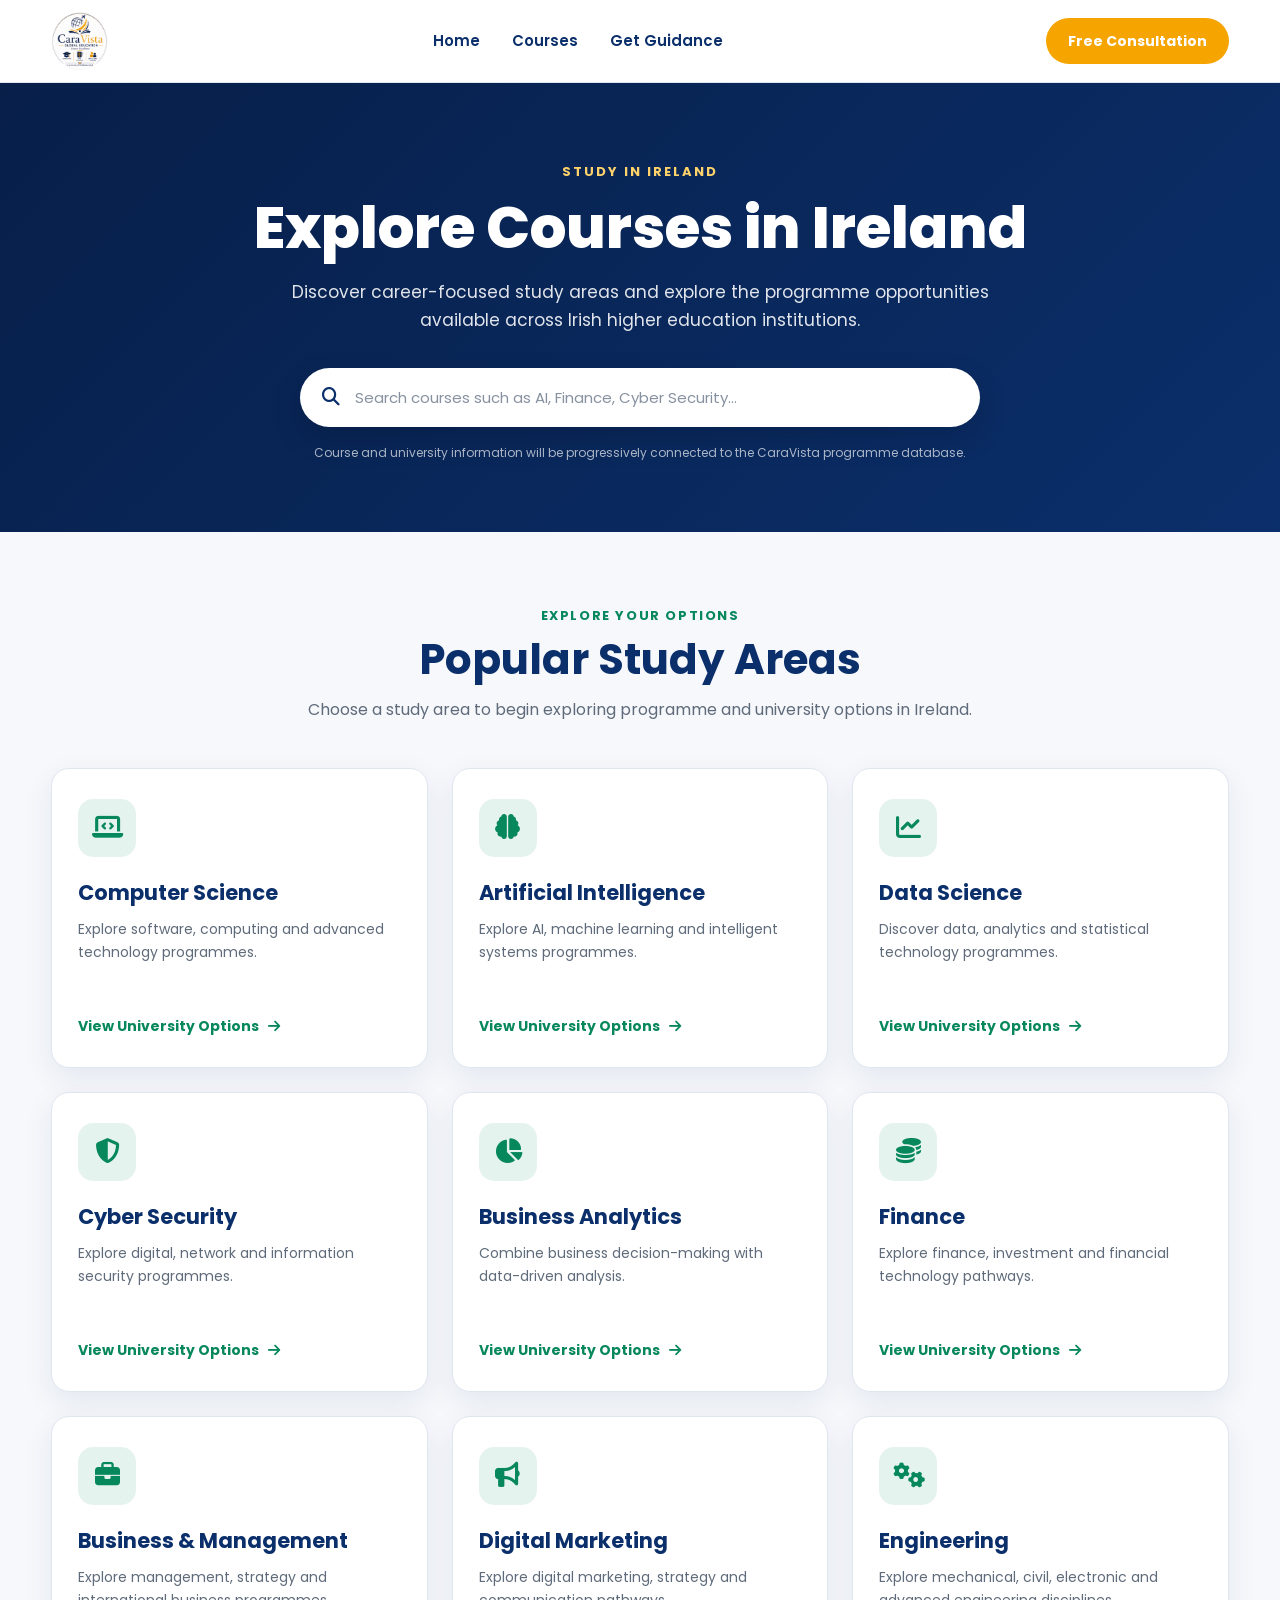
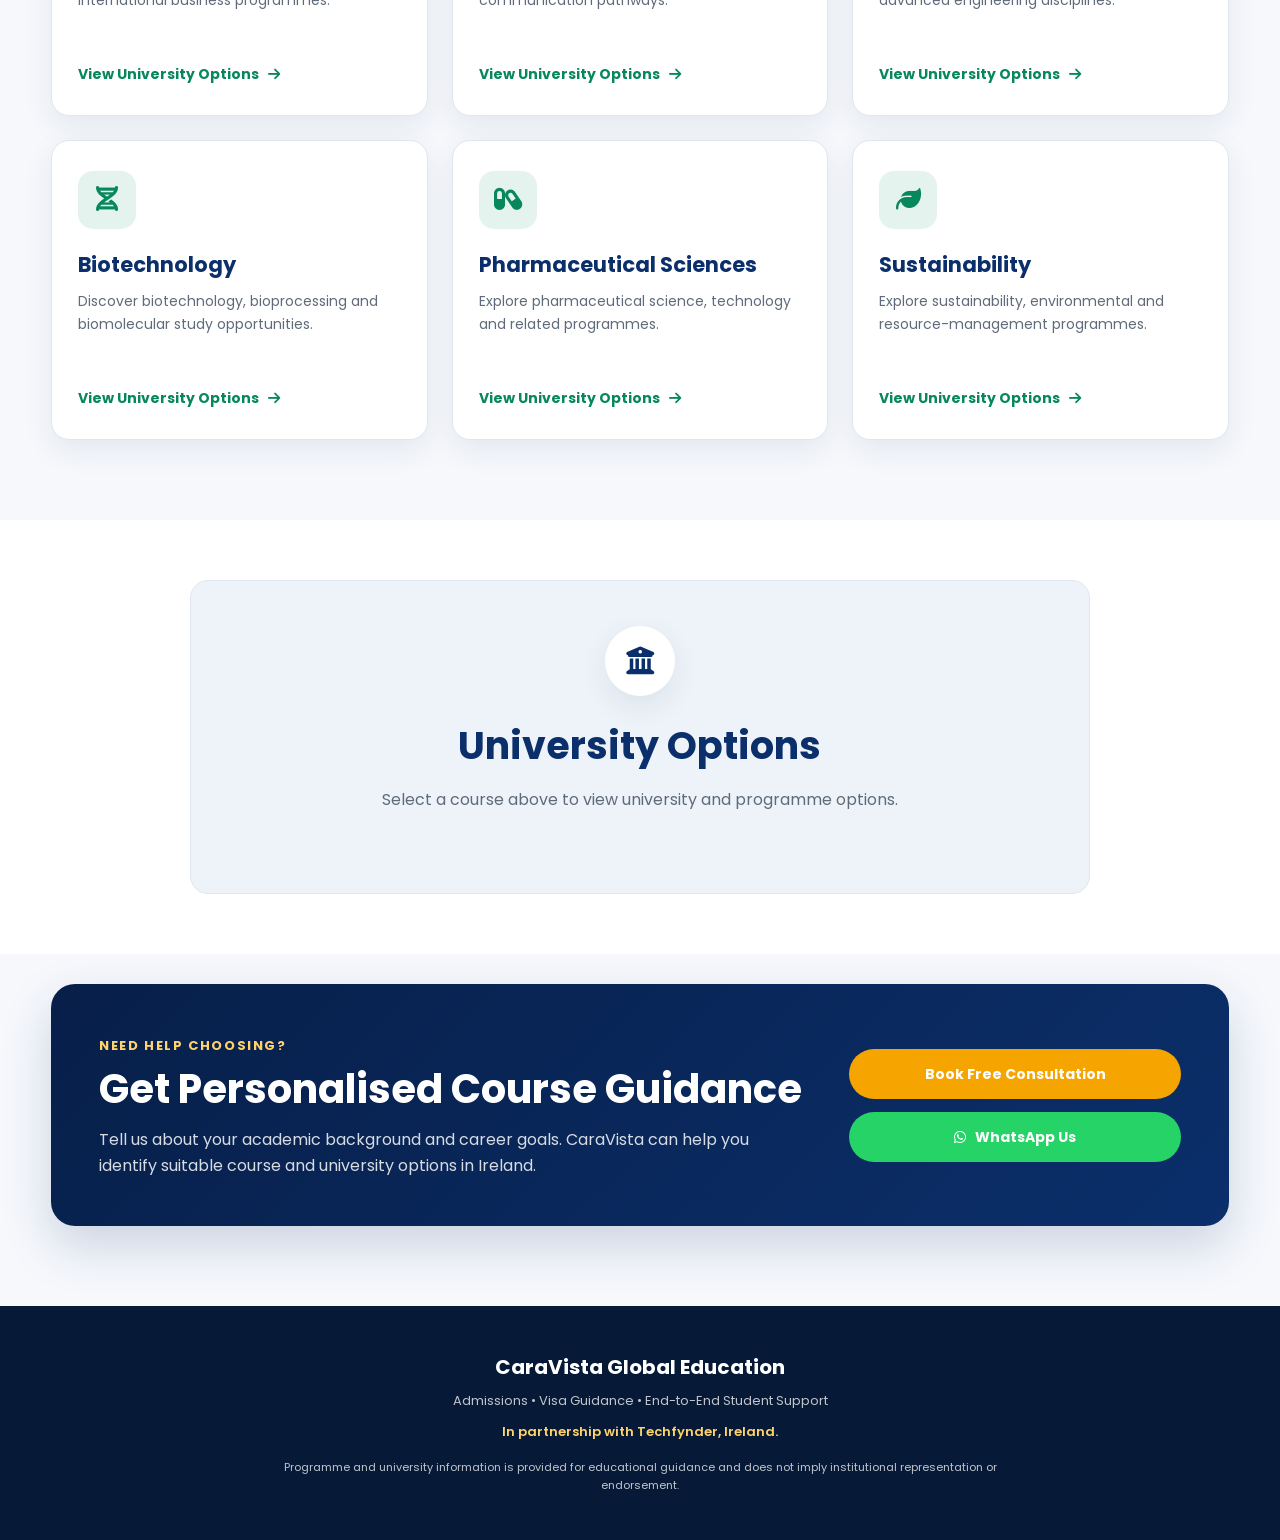
<file: courses/index.html>
<!DOCTYPE html>
<html lang="en">

<head>
    <meta charset="UTF-8">

    <meta name="viewport"
          content="width=device-width, initial-scale=1.0">

    <title>
        Explore Courses in Ireland | CaraVista Global Education
    </title>

    <meta name="description"
          content="Explore popular study areas in Ireland with CaraVista Global Education. Discover courses in technology, business, engineering, life sciences and more.">

    <link rel="icon"
          href="../images/favicon.ico">

    <link rel="stylesheet"
          href="course.css">

    <link rel="preconnect"
          href="https://fonts.googleapis.com">

    <link rel="preconnect"
          href="https://fonts.gstatic.com"
          crossorigin>

    <link href="https://fonts.googleapis.com/css2?family=Poppins:wght@300;400;500;600;700;800&display=swap"
          rel="stylesheet">

    <link rel="stylesheet"
          href="https://cdnjs.cloudflare.com/ajax/libs/font-awesome/6.7.2/css/all.min.css">
</head>

<body>

<header class="course-header">

    <div class="container header-inner">

        <a href="../"
           class="brand"
           aria-label="CaraVista Global Education">

            <img src="../images/logo.png"
                 alt="CaraVista Global Education">

        </a>

        <nav class="course-nav">

            <a href="../">
                Home
            </a>

            <a href="#course-grid">
                Courses
            </a>

            <a href="#guidance">
                Get Guidance
            </a>

        </nav>
<button
    type="button"
    class="mobile-menu-toggle"
    id="mobileMenuToggle"
    aria-label="Open navigation menu"
    aria-expanded="false"
>
    <i class="fa-solid fa-bars"></i>
</button>
        <a href="../#contact"
           class="header-cta">

            Free Consultation

        </a>

    </div>

</header>
<div class="mobile-menu"
     id="mobileMenu">

    <a href="../">
        <i class="fa-solid fa-house"></i>
        Home
    </a>

    <a href="#course-grid">
        <i class="fa-solid fa-book-open"></i>
        Courses
    </a>

    <a href="#guidance">
        <i class="fa-solid fa-comments"></i>
        Get Guidance
    </a>

</div>

<main>

    <section class="course-hero">

        <div class="container course-hero-content">

            <span class="eyebrow">
                STUDY IN IRELAND
            </span>

            <h1>
                Explore Courses in Ireland
            </h1>

            <p>
                Discover career-focused study areas and explore the
                programme opportunities available across Irish higher
                education institutions.
            </p>

            <div class="search-wrapper">

                <i class="fa-solid fa-magnifying-glass"></i>

                <input
                    type="search"
                    id="courseSearch"
                    placeholder="Search courses such as AI, Finance, Cyber Security..."
                    autocomplete="off"
                    aria-label="Search course categories"
                >

            </div>

            <p class="development-note">
                Course and university information will be progressively
                connected to the CaraVista programme database.
            </p>

        </div>

    </section>


    <section class="courses-section">

        <div class="container">

            <div class="section-heading">

                <span class="section-label">
                    EXPLORE YOUR OPTIONS
                </span>

                <h2>
                    Popular Study Areas
                </h2>

                <p>
                    Choose a study area to begin exploring programme and
                    university options in Ireland.
                </p>

            </div>


            <div class="course-grid"
                 id="course-grid">


                <article class="course-card"
                         data-course="computer science software computing technology">

                    <div class="course-icon">
                        <i class="fa-solid fa-laptop-code"></i>
                    </div>

                    <h3>
                        Computer Science
                    </h3>

                    <p>
                        Explore software, computing and advanced
                        technology programmes.
                    </p>

                    <button type="button"
                            class="course-link"
                            data-category="Computer Science">

                        View University Options
                        <i class="fa-solid fa-arrow-right"></i>

                    </button>

                </article>


                <article class="course-card"
                         data-course="artificial intelligence ai machine learning">

                    <div class="course-icon">
                        <i class="fa-solid fa-brain"></i>
                    </div>

                    <h3>
                        Artificial Intelligence
                    </h3>

                    <p>
                        Explore AI, machine learning and intelligent
                        systems programmes.
                    </p>

                    <button type="button"
                            class="course-link"
                            data-category="Artificial Intelligence">

                        View University Options
                        <i class="fa-solid fa-arrow-right"></i>

                    </button>

                </article>


                <article class="course-card"
                         data-course="data science analytics statistics">

                    <div class="course-icon">
                        <i class="fa-solid fa-chart-line"></i>
                    </div>

                    <h3>
                        Data Science
                    </h3>

                    <p>
                        Discover data, analytics and statistical
                        technology programmes.
                    </p>

                    <button type="button"
                            class="course-link"
                            data-category="Data Science">

                        View University Options
                        <i class="fa-solid fa-arrow-right"></i>

                    </button>

                </article>


                <article class="course-card"
                         data-course="cyber security cybersecurity information security network">

                    <div class="course-icon">
                        <i class="fa-solid fa-shield-halved"></i>
                    </div>

                    <h3>
                        Cyber Security
                    </h3>

                    <p>
                        Explore digital, network and information
                        security programmes.
                    </p>

                    <button type="button"
                            class="course-link"
                            data-category="Cyber Security">

                        View University Options
                        <i class="fa-solid fa-arrow-right"></i>

                    </button>

                </article>


                <article class="course-card"
                         data-course="business analytics data business intelligence">

                    <div class="course-icon">
                        <i class="fa-solid fa-chart-pie"></i>
                    </div>

                    <h3>
                        Business Analytics
                    </h3>

                    <p>
                        Combine business decision-making with
                        data-driven analysis.
                    </p>

                    <button type="button"
                            class="course-link"
                            data-category="Business Analytics">

                        View University Options
                        <i class="fa-solid fa-arrow-right"></i>

                    </button>

                </article>


                <article class="course-card"
                         data-course="finance fintech investment banking financial">

                    <div class="course-icon">
                        <i class="fa-solid fa-coins"></i>
                    </div>

                    <h3>
                        Finance
                    </h3>

                    <p>
                        Explore finance, investment and financial
                        technology pathways.
                    </p>

                    <button type="button"
                            class="course-link"
                            data-category="Finance">

                        View University Options
                        <i class="fa-solid fa-arrow-right"></i>

                    </button>

                </article>


                <article class="course-card"
                         data-course="business management international business mba">

                    <div class="course-icon">
                        <i class="fa-solid fa-briefcase"></i>
                    </div>

                    <h3>
                        Business &amp; Management
                    </h3>

                    <p>
                        Explore management, strategy and international
                        business programmes.
                    </p>

                    <button type="button"
                            class="course-link"
                            data-category="Business & Management">

                        View University Options
                        <i class="fa-solid fa-arrow-right"></i>

                    </button>

                </article>


                <article class="course-card"
                         data-course="digital marketing marketing advertising media">

                    <div class="course-icon">
                        <i class="fa-solid fa-bullhorn"></i>
                    </div>

                    <h3>
                        Digital Marketing
                    </h3>

                    <p>
                        Explore digital marketing, strategy and
                        communication pathways.
                    </p>

                    <button type="button"
                            class="course-link"
                            data-category="Digital Marketing">

                        View University Options
                        <i class="fa-solid fa-arrow-right"></i>

                    </button>

                </article>


                <article class="course-card"
                         data-course="engineering mechanical civil electrical electronic">

                    <div class="course-icon">
                        <i class="fa-solid fa-gears"></i>
                    </div>

                    <h3>
                        Engineering
                    </h3>

                    <p>
                        Explore mechanical, civil, electronic and
                        advanced engineering disciplines.
                    </p>

                    <button type="button"
                            class="course-link"
                            data-category="Engineering">

                        View University Options
                        <i class="fa-solid fa-arrow-right"></i>

                    </button>

                </article>


                <article class="course-card"
                         data-course="biotechnology biotech bioprocessing biomolecular">

                    <div class="course-icon">
                        <i class="fa-solid fa-dna"></i>
                    </div>

                    <h3>
                        Biotechnology
                    </h3>

                    <p>
                        Discover biotechnology, bioprocessing and
                        biomolecular study opportunities.
                    </p>

                    <button type="button"
                            class="course-link"
                            data-category="Biotechnology">

                        View University Options
                        <i class="fa-solid fa-arrow-right"></i>

                    </button>

                </article>


                <article class="course-card"
                         data-course="pharmaceutical sciences pharma drug medicine">

                    <div class="course-icon">
                        <i class="fa-solid fa-capsules"></i>
                    </div>

                    <h3>
                        Pharmaceutical Sciences
                    </h3>

                    <p>
                        Explore pharmaceutical science, technology
                        and related programmes.
                    </p>

                    <button type="button"
                            class="course-link"
                            data-category="Pharmaceutical Sciences">

                        View University Options
                        <i class="fa-solid fa-arrow-right"></i>

                    </button>

                </article>


                <article class="course-card"
                         data-course="sustainability environmental sustainable resource climate">

                    <div class="course-icon">
                        <i class="fa-solid fa-leaf"></i>
                    </div>

                    <h3>
                        Sustainability
                    </h3>

                    <p>
                        Explore sustainability, environmental and
                        resource-management programmes.
                    </p>

                    <button type="button"
                            class="course-link"
                            data-category="Sustainability">

                        View University Options
                        <i class="fa-solid fa-arrow-right"></i>

                    </button>

                </article>

            </div>


            <p class="no-results"
               id="noResults">

                No matching course category found.

            </p>

        </div>

    </section>


    <section class="results-section"
             id="course-results">

        <div class="container">

            <div class="results-placeholder">

                <div class="placeholder-icon">
                    <i class="fa-solid fa-building-columns"></i>
                </div>

                <h2 id="resultsTitle">
                    University Options
                </h2>

                <p id="resultsMessage">
                    Select a course above to view university and
                    programme options.
                </p>

                <div class="results-filters"
     id="resultsFilters">

    <div class="filter-group">

        <label for="universityFilter">
            University
        </label>

        <select id="universityFilter">

            <option value="">
                All Universities
            </option>

        </select>

    </div>


      <button
        type="button"
        id="clearFilters"
        class="clear-filters">

        Clear Filters

    </button>

</div>


<div class="results-filters"
     id="resultsFilters">

    <div class="filter-group">

        <label for="universityFilter">
            University
        </label>

        <select id="universityFilter">

            <option value="">
                All Universities
            </option>

        </select>

    </div>


    <div class="filter-group">

        <label for="qualificationFilter">
            Qualification
        </label>

        <select id="qualificationFilter">

            <option value="">
                All Qualifications
            </option>

        </select>

    </div>


    <button
        type="button"
        id="clearFilters"
        class="clear-filters">

        Clear Filters

    </button>

</div>


<div id="programmeResults"
     class="programme-results">
</div>
            </div>

        </div>

    </section>


    <section class="guidance-section"
             id="guidance">

        <div class="container guidance-box">

            <div>

                <span class="section-label">
                    NEED HELP CHOOSING?
                </span>

                <h2>
                    Get Personalised Course Guidance
                </h2>

                <p>
                    Tell us about your academic background and career goals.
                    CaraVista can help you identify suitable course and
                    university options in Ireland.
                </p>

            </div>

            <div class="guidance-actions">

                <a href="../#contact"
                   class="btn btn-primary">

                    Book Free Consultation

                </a>

                <a href="https://wa.me/917820959808?text=Hello%20CaraVista%20Global%20Education,%20I%20would%20like%20guidance%20on%20courses%20in%20Ireland."
                   class="btn btn-whatsapp"
                   target="_blank"
                   rel="noopener noreferrer">

                    <i class="fa-brands fa-whatsapp"></i>

                    WhatsApp Us

                </a>

            </div>

        </div>

    </section>

</main>


<footer class="course-footer">

    <div class="container">

        <h3>
            CaraVista Global Education
        </h3>

        <p>
            Admissions • Visa Guidance • End-to-End Student Support
        </p>

        <p class="partner-line">
            In partnership with Techfynder, Ireland.
        </p>

        <p class="disclaimer">
            Programme and university information is provided for
            educational guidance and does not imply institutional
            representation or endorsement.
        </p>

    </div>

</footer>


<script src="course.js"></script>
<nav class="mobile-bottom-nav">

    <a href="../">
        <i class="fa-solid fa-house"></i>
        <span>Home</span>
    </a>

    <a href="#course-grid">
        <i class="fa-solid fa-book-open"></i>
        <span>Courses</span>
    </a>

    <a href="#guidance">
        <i class="fa-solid fa-comments"></i>
        <span>Guidance</span>
    </a>

</nav>
</body>

</html>
</file>
<file: courses/course.css>
/* =========================================================
   CaraVista Global Education
   Course Finder V1
   File: /courses/course.css
   ========================================================= */


/* -------------------------
   1. ROOT VARIABLES
------------------------- */

:root {
    --primary: #0b2f6b;
    --primary-dark: #071f49;
    --primary-light: #174a96;

    --green: #07875c;
    --green-dark: #056b49;

    --orange: #f5a400;
    --orange-dark: #dd9300;

    --white: #ffffff;

    --background: #f6f8fc;
    --background-soft: #eef3f9;

    --text: #172033;
    --text-light: #5f6b7a;

    --border: #dfe6ef;

    --shadow:
        0 10px 30px rgba(15, 42, 80, 0.08);

    --shadow-hover:
        0 18px 40px rgba(15, 42, 80, 0.15);

    --radius: 18px;

    --transition:
        all 0.3s ease;
}


/* -------------------------
   2. RESET
------------------------- */

* {
    margin: 0;
    padding: 0;
    box-sizing: border-box;
}

html {
    scroll-behavior: smooth;
}

body {
    font-family: "Poppins", Arial, sans-serif;
    color: var(--text);
    background: var(--white);
    line-height: 1.6;
}

img {
    max-width: 100%;
    display: block;
}

a {
    text-decoration: none;
    color: inherit;
}

button,
input {
    font-family: inherit;
}


/* -------------------------
   3. GLOBAL CONTAINER
------------------------- */

.container {
    width: min(1180px, 92%);
    margin: 0 auto;
}


/* =========================================================
   4. HEADER
   ========================================================= */

.course-header {
    background: var(--white);
    border-bottom: 1px solid var(--border);
    position: sticky;
    top: 0;
    z-index: 1000;
}

.header-inner {
    min-height: 82px;

    display: flex;
    align-items: center;
    justify-content: space-between;

    gap: 30px;
}

.brand {
    display: flex;
    align-items: center;
    flex-shrink: 0;
}

.brand img {
    width: 58px;
    height: 58px;
    object-fit: contain;
}
.course-nav {
    display: flex;
    align-items: center;
    gap: 32px;
}

.course-nav a {
    color: var(--primary);
    font-size: 15px;
    font-weight: 600;

    position: relative;

    transition: var(--transition);
}

.course-nav a::after {
    content: "";

    position: absolute;

    left: 0;
    bottom: -7px;

    width: 0;
    height: 2px;

    background: var(--orange);

    transition: width 0.3s ease;
}

.course-nav a:hover::after {
    width: 100%;
}

.course-nav a:hover {
    color: var(--orange-dark);
}

.header-cta {
    display: inline-flex;
    align-items: center;
    justify-content: center;

    background: var(--orange);
    color: var(--white);

    padding: 12px 22px;

    border-radius: 30px;

    font-size: 14px;
    font-weight: 700;

    transition: var(--transition);
}

.header-cta:hover {
    background: var(--orange-dark);
    transform: translateY(-2px);
}


/* =========================================================
   5. COURSE HERO
   ========================================================= */

.course-hero {
    background:
        linear-gradient(
            135deg,
            var(--primary-dark),
            var(--primary)
        );

    color: var(--white);

    padding: 75px 0 70px;
}

.course-hero-content {
    max-width: 850px;
    text-align: center;
}

.eyebrow {
    display: inline-block;

    color: #ffd36a;

    font-size: 13px;
    font-weight: 700;

    letter-spacing: 2px;

    margin-bottom: 12px;
}

.course-hero h1 {
    font-size: clamp(36px, 5vw, 58px);

    line-height: 1.15;

    font-weight: 800;

    margin-bottom: 18px;
}

.course-hero > .container > p,
.course-hero-content > p {
    font-size: 17px;
    color: rgba(255, 255, 255, 0.88);

    max-width: 720px;

    margin-left: auto;
    margin-right: auto;
}


/* =========================================================
   6. SEARCH
   ========================================================= */

.search-wrapper {
    max-width: 680px;

    margin: 34px auto 16px;

    position: relative;
}

.search-wrapper i {
    position: absolute;

    left: 22px;
    top: 50%;

    transform: translateY(-50%);

    color: var(--primary);
    font-size: 18px;
}

.search-wrapper input {
    width: 100%;

    border: none;
    outline: none;

    padding: 18px 22px 18px 55px;

    border-radius: 40px;

    background: var(--white);

    color: var(--text);

    font-size: 15px;

    box-shadow:
        0 12px 30px rgba(0, 0, 0, 0.15);
}

.search-wrapper input::placeholder {
    color: #8791a0;
}

.development-note {
    margin-top: 15px !important;

    font-size: 12px !important;

    opacity: 0.75;
}


/* =========================================================
   7. COURSE SECTION
   ========================================================= */

.courses-section {
    background: var(--background);

    padding: 70px 0 80px;
}

.section-heading {
    text-align: center;

    max-width: 760px;

    margin: 0 auto 45px;
}

.section-label {
    display: inline-block;

    color: var(--green);

    font-size: 13px;
    font-weight: 700;

    letter-spacing: 1.6px;

    margin-bottom: 8px;
}

.section-heading h2 {
    color: var(--primary);

    font-size: clamp(30px, 4vw, 42px);

    line-height: 1.2;

    margin-bottom: 12px;
}

.section-heading p {
    color: var(--text-light);

    font-size: 16px;
}


/* =========================================================
   8. COURSE GRID
   ========================================================= */

.course-grid {
    display: grid;

    grid-template-columns:
        repeat(3, minmax(0, 1fr));

    gap: 24px;
}


/* =========================================================
   9. COURSE CARDS
   ========================================================= */

.course-card {
    background: var(--white);

    border: 1px solid var(--border);

    border-radius: var(--radius);

    padding: 30px 26px;

    min-height: 300px;

    display: flex;
    flex-direction: column;

    box-shadow: var(--shadow);

    transition: var(--transition);
}

.course-card:hover {
    transform: translateY(-7px);

    box-shadow: var(--shadow-hover);

    border-color: rgba(7, 135, 92, 0.35);
}

.course-icon {
    width: 58px;
    height: 58px;

    display: flex;
    align-items: center;
    justify-content: center;

    background: rgba(7, 135, 92, 0.10);

    color: var(--green);

    border-radius: 15px;

    font-size: 25px;

    margin-bottom: 22px;
}

.course-card h3 {
    color: var(--primary);

    font-size: 21px;

    line-height: 1.3;

    margin-bottom: 12px;
}

.course-card p {
    color: var(--text-light);

    font-size: 14px;

    margin-bottom: 24px;
}


/* =========================================================
   10. COURSE BUTTON
   ========================================================= */

.course-link {
    margin-top: auto;

    border: none;
    background: transparent;

    padding: 0;

    color: var(--green);

    font-size: 14px;
    font-weight: 700;

    cursor: pointer;

    display: inline-flex;
    align-items: center;

    gap: 9px;

    align-self: flex-start;

    transition: var(--transition);
}

.course-link i {
    transition: transform 0.25s ease;
}

.course-link:hover {
    color: var(--green-dark);
}

.course-link:hover i {
    transform: translateX(5px);
}


/* =========================================================
   11. NO SEARCH RESULTS
   ========================================================= */

.no-results {
    display: none;

    text-align: center;

    color: var(--text-light);

    font-size: 16px;

    margin-top: 35px;
}


/* =========================================================
   12. UNIVERSITY RESULTS SECTION
   ========================================================= */

.results-section {
    padding: 70px 0;

    background: var(--white);
}

.results-placeholder {
    text-align: center;

    max-width: 900px;

    margin: 0 auto;

    padding: 45px 30px;

    border: 1px solid var(--border);

    border-radius: var(--radius);

    background: var(--background-soft);
}

.placeholder-icon {
    width: 70px;
    height: 70px;

    display: flex;
    align-items: center;
    justify-content: center;

    margin: 0 auto 20px;

    border-radius: 50%;

    background: var(--white);

    color: var(--primary);

    font-size: 28px;

    box-shadow: var(--shadow);
}

.results-placeholder h2 {
    color: var(--primary);

    font-size: 30px;

    margin-bottom: 10px;
}

.results-placeholder > p {
    color: var(--text-light);

    max-width: 650px;

    margin: 0 auto;
}

.programme-results {
    margin-top: 30px;
}


/* =========================================================
   13. GUIDANCE CTA
   ========================================================= */

.guidance-section {
    background: var(--background);

    padding: 30px 0 80px;
}

.guidance-box {
    background:
        linear-gradient(
            135deg,
            var(--primary-dark),
            var(--primary)
        );

    color: var(--white);

    padding: 48px;

    border-radius: 24px;

    display: grid;

    grid-template-columns: 1.5fr 0.7fr;

    align-items: center;

    gap: 40px;

    box-shadow:
        0 20px 50px rgba(11, 47, 107, 0.18);
}

.guidance-box .section-label {
    color: #ffd36a;
}

.guidance-box h2 {
    font-size: clamp(28px, 4vw, 40px);

    line-height: 1.2;

    margin-bottom: 14px;
}

.guidance-box p {
    color: rgba(255, 255, 255, 0.84);

    max-width: 680px;
}

.guidance-actions {
    display: flex;

    flex-direction: column;

    gap: 13px;
}


/* =========================================================
   14. BUTTONS
   ========================================================= */

.btn {
    display: inline-flex;

    align-items: center;
    justify-content: center;

    gap: 9px;

    min-height: 50px;

    padding: 12px 22px;

    border-radius: 30px;

    font-size: 14px;
    font-weight: 700;

    text-align: center;

    transition: var(--transition);
}

.btn-primary {
    background: var(--orange);

    color: var(--white);
}

.btn-primary:hover {
    background: var(--orange-dark);

    transform: translateY(-2px);
}

.btn-whatsapp {
    background: #25d366;

    color: var(--white);
}

.btn-whatsapp:hover {
    background: #1fb759;

    transform: translateY(-2px);
}


/* =========================================================
   15. FOOTER
   ========================================================= */

.course-footer {
    background: #061936;

    color: var(--white);

    padding: 45px 0;

    text-align: center;
}

.course-footer h3 {
    font-size: 20px;

    margin-bottom: 8px;
}

.course-footer p {
    color: rgba(255, 255, 255, 0.75);

    font-size: 13px;
}

.partner-line {
    color: #ffd36a !important;

    font-weight: 600;

    margin-top: 10px;
}

.disclaimer {
    max-width: 750px;

    margin: 15px auto 0;

    font-size: 11px !important;

    line-height: 1.7;
}


/* =========================================================
   16. TABLET
   ========================================================= */

@media (max-width: 950px) {

    .course-grid {
        grid-template-columns:
            repeat(2, minmax(0, 1fr));
    }

    .guidance-box {
        grid-template-columns: 1fr;
    }

    .guidance-actions {
        flex-direction: row;

        flex-wrap: wrap;
    }

    .guidance-actions .btn {
        flex: 1;

        min-width: 220px;
    }
}


/* =========================================================
   17. MOBILE
   ========================================================= */

@media (max-width: 700px) {

    .container {
        width: min(92%, 620px);
    }

    .header-inner {
        min-height: 68px;

        gap: 12px;
    }

    .brand img {
        width: 50px;
        height: 50px;
    }

    .course-nav {
        display: none;
    }

    .header-cta {
        padding: 10px 16px;

        font-size: 12px;
    }

    .course-hero {
        padding: 55px 0 50px;
    }

    .course-hero h1 {
        font-size: 36px;
    }

    .course-hero-content > p {
        font-size: 15px;
    }

    .search-wrapper {
        margin-top: 27px;
    }

    .search-wrapper input {
        padding:
            16px 18px
            16px 50px;

        font-size: 13px;
    }

    .courses-section {
        padding: 55px 0;
    }

    .section-heading {
        margin-bottom: 32px;
    }

    .section-heading h2 {
        font-size: 30px;
    }

    .course-grid {
        grid-template-columns: 1fr;

        gap: 18px;
    }

    .course-card {
        min-height: auto;

        padding: 25px 22px;
    }

    .course-icon {
        width: 52px;
        height: 52px;

        font-size: 22px;

        margin-bottom: 18px;
    }

    .results-section {
        padding: 50px 0;
    }

    .results-placeholder {
        padding: 35px 20px;
    }

    .results-placeholder h2 {
        font-size: 25px;
    }

    .guidance-section {
        padding: 15px 0 55px;
    }

    .guidance-box {
        padding: 35px 24px;

        border-radius: 18px;
    }

    .guidance-actions {
        flex-direction: column;
    }

    .guidance-actions .btn {
        width: 100%;

        min-width: 0;
    }

    .course-footer {
        padding: 38px 18px;
    }
}


/* =========================================================
   18. SMALL MOBILE
   ========================================================= */

@media (max-width: 420px) {

    .course-hero h1 {
        font-size: 31px;
    }

    .header-cta {
        padding: 9px 13px;

        font-size: 11px;
    }

    .course-card h3 {
        font-size: 19px;
    }

    .guidance-box h2 {
        font-size: 27px;
    }
}


/* =========================================================
   19. ACCESSIBILITY
   ========================================================= */

.course-link:focus-visible,
.btn:focus-visible,
.header-cta:focus-visible,
.course-nav a:focus-visible,
.search-wrapper input:focus-visible {

    outline: 3px solid var(--orange);

    outline-offset: 3px;
}


/* =========================================================
   20. HIDDEN COURSE CARD
   Used later by course.js search
   ========================================================= */

.course-card.hidden {
    display: none;
}
/* =========================================================
   UNIVERSITY PROGRAMME RESULTS
   ========================================================= */

#course-results {
    padding: 60px 20px;
}

#resultsTitle {
    text-align: center;
    color: var(--primary);
    font-size: clamp(28px, 4vw, 38px);
    font-weight: 700;
    margin-bottom: 10px;
}

#resultsMessage {
    text-align: center;
    color: var(--text-light);
    font-size: 16px;
    margin: 0 auto 36px;
    max-width: 700px;
}

.programme-results {
    width: 100%;
    max-width: 900px;
    margin: 0 auto;
    display: grid;
    gap: 26px;
    text-align: left;
}


/* UNIVERSITY CARD */

.university-result-card {
    width: 100%;
    background: #ffffff;
    border: 1px solid #e2e8f0;
    border-radius: 18px;
    padding: 0;
    overflow: hidden;
    box-shadow:
        0 4px 8px rgba(15, 23, 42, 0.03),
        0 12px 28px rgba(15, 23, 42, 0.07);
}


/* UNIVERSITY HEADER */

.university-result-header {
    display: flex;
    align-items: center;
    gap: 16px;

    padding: 22px 26px;

    background:
        linear-gradient(
            135deg,
            rgba(11, 47, 107, 0.06),
            rgba(7, 135, 92, 0.05)
        );

    border-bottom: 1px solid #e2e8f0;
}

.university-result-icon {
    width: 48px;
    height: 48px;
    min-width: 48px;

    display: flex;
    align-items: center;
    justify-content: center;

    border-radius: 12px;

    background: var(--primary);
    color: #ffffff;

    font-size: 19px;
}

.university-result-header h3 {
    margin: 0 0 4px;

    color: var(--primary);

    font-size: 19px;
    font-weight: 700;
    line-height: 1.3;

    text-align: left;
}

.university-result-header p {
    margin: 0;

    color: var(--text-light);

    font-size: 13px;
    font-weight: 500;

    text-align: left;
}


/* PROGRAMME LIST */

.programme-list {
    list-style: none !important;
    margin: 0 !important;
    padding: 8px 26px 12px !important;
}

.programme-list li::marker {
    content: "";
}

.programme-item {
    list-style: none !important;

    display: flex;
    align-items: center;
    justify-content: space-between;

    gap: 24px;

    width: 100%;

    padding: 16px 4px;

    margin: 0;

    background: transparent;

    border-bottom: 1px solid #edf1f5;
}

.programme-item:last-child {
    border-bottom: none;
}


/* PROGRAMME NAME */

.programme-name {
    flex: 1;

    color: #172033;

    font-size: 15px;
    font-weight: 500;
    line-height: 1.55;

    text-align: left;
}


/* QUALIFICATION BADGE */

.qualification {
    display: inline-flex;
    align-items: center;
    justify-content: center;

    flex-shrink: 0;

    min-width: 58px;

    padding: 6px 12px;

    border-radius: 20px;

    background: rgba(7, 135, 92, 0.09);
    border: 1px solid rgba(7, 135, 92, 0.16);

    color: var(--green);

    font-size: 11px;
    font-weight: 700;
    letter-spacing: 0.3px;

    text-align: center;
}


/* PROGRAMME HOVER */

.programme-item {
    transition:
        background-color 0.2s ease,
        padding-left 0.2s ease;
}

.programme-item:hover {
    background: #f8fafc;
    padding-left: 10px;
}


/* EMPTY RESULTS */

.empty-results {
    padding: 30px;

    text-align: center;

    color: var(--text-light);

    background: #ffffff;

    border-radius: 14px;
    border: 1px solid var(--border);
}


/* =========================================================
   MOBILE PROGRAMME RESULTS
   ========================================================= */

@media (max-width: 600px) {

    #course-results {
        padding: 40px 14px;
    }

    #resultsTitle {
        font-size: 27px;
    }

    #resultsMessage {
        font-size: 14px;
        margin-bottom: 26px;
    }

    .programme-results {
        gap: 18px;
    }

    .university-result-card {
        border-radius: 14px;
    }

    .university-result-header {
        padding: 18px;
        gap: 12px;
    }

    .university-result-icon {
        width: 42px;
        height: 42px;
        min-width: 42px;

        font-size: 16px;
    }

    .university-result-header h3 {
        font-size: 16px;
    }

    .programme-list {
        padding: 5px 18px 10px !important;
    }

    .programme-item {
        align-items: flex-start;

        gap: 10px;

        padding: 14px 2px;
    }

    .programme-name {
        font-size: 14px;
        line-height: 1.45;
    }

    .qualification {
        min-width: auto;

        padding: 5px 9px;

        font-size: 10px;
    }

}
/* =========================================================
   COURSE RESULT FILTERS
   ========================================================= */

.results-filters {
    display: none;

    width: 100%;
    max-width: 900px;

    margin:
        0 auto 28px;

    padding: 20px;

    background: #ffffff;

    border:
        1px solid
        var(--border);

    border-radius: 14px;

    box-shadow: var(--shadow);

    grid-template-columns:
        1fr auto;

    align-items: end;

    gap: 16px;

    text-align: left;
}

.results-filters.active {
    display: grid;
}

.filter-group {
    display: flex;
    flex-direction: column;

    gap: 7px;
}

.filter-group label {
    color: var(--primary);

    font-size: 12px;
    font-weight: 700;

    letter-spacing: 0.3px;
}

.filter-group select {
    width: 100%;

    min-height: 46px;

    padding:
        10px 38px
        10px 13px;

    border:
        1px solid
        #d8e0ea;

    border-radius: 9px;

    background: #ffffff;

    color: var(--text);

    font-size: 13px;

    outline: none;

    cursor: pointer;
}

.filter-group select:focus {
    border-color:
        var(--green);

    box-shadow:
        0 0 0 3px
        rgba(
            7,
            135,
            92,
            0.10
        );
}

.clear-filters {
    min-height: 46px;

    padding:
        10px 18px;

    border:
        1px solid
        var(--primary);

    border-radius: 9px;

    background:
        transparent;

    color:
        var(--primary);

    font-size: 12px;
    font-weight: 700;

    cursor: pointer;

    transition:
        all 0.2s ease;
}

.clear-filters:hover {
    background:
        var(--primary);

    color:
        #ffffff;
}


/* Better empty state */

.empty-results i {
    color:
        var(--green);

    font-size: 24px;

    margin-bottom: 12px;
}

.empty-results h3 {
    color:
        var(--primary);

    margin-bottom: 6px;
}

.empty-results p {
    color:
        var(--text-light);
}


/* Tablet */

@media (
    max-width: 800px
) {

    .results-filters {
        grid-template-columns:
            1fr 1fr;
    }

    .clear-filters {
        grid-column:
            1 / -1;
    }

}


/* Mobile */

@media (
    max-width: 550px
) {

    .results-filters {
        grid-template-columns:
            1fr;

        padding: 16px;
    }

    .clear-filters {
        grid-column:
            auto;

        width: 100%;
    }

}
/* =========================================================
   MOBILE NAVIGATION
   ========================================================= */

.mobile-menu-toggle {
    display: none;

    width: 42px;
    height: 42px;

    border: 1px solid var(--border);
    border-radius: 10px;

    background: #ffffff;
    color: var(--primary);

    font-size: 18px;

    cursor: pointer;
}

.mobile-menu {
    display: none;

    position: sticky;
    top: 68px;
    z-index: 999;

    background: #ffffff;

    border-bottom: 1px solid var(--border);

    box-shadow:
        0 8px 20px rgba(15, 42, 80, 0.08);
}

.mobile-menu.active {
    display: flex;
    flex-direction: column;
}

.mobile-menu a {
    display: flex;
    align-items: center;

    gap: 12px;

    padding: 14px 20px;

    color: var(--primary);

    font-size: 14px;
    font-weight: 600;

    border-bottom: 1px solid #edf1f5;
}

.mobile-menu a:last-child {
    border-bottom: none;
}

.mobile-menu a i {
    width: 22px;
    color: var(--green);
}

.mobile-bottom-nav {
    display: none;
}


/* =========================================================
   MOBILE NAV BREAKPOINT
   ========================================================= */

@media (max-width: 700px) {

    .course-nav {
        display: none;
    }

    .mobile-menu-toggle {
        display: inline-flex;
        align-items: center;
        justify-content: center;
    }

    .header-inner {
        justify-content: space-between;
    }

    .header-cta {
        display: none;
    }

    .mobile-bottom-nav {
        position: fixed;

        left: 0;
        right: 0;
        bottom: 0;

        z-index: 1200;

        display: grid;

        grid-template-columns:
            repeat(3, 1fr);

        background: #ffffff;

        border-top: 1px solid var(--border);

        box-shadow:
            0 -8px 20px rgba(15, 42, 80, 0.08);
    }

    .mobile-bottom-nav a {
        min-height: 62px;

        display: flex;
        flex-direction: column;

        align-items: center;
        justify-content: center;

        gap: 4px;

        color: var(--primary);

        font-size: 11px;
        font-weight: 600;
    }

    .mobile-bottom-nav a i {
        font-size: 17px;
        color: var(--green);
    }

    .mobile-bottom-nav a:hover,
    .mobile-bottom-nav a:focus {
        background: #f7f9fc;
    }

    body {
        padding-bottom: 68px;
    }

}
</file>
